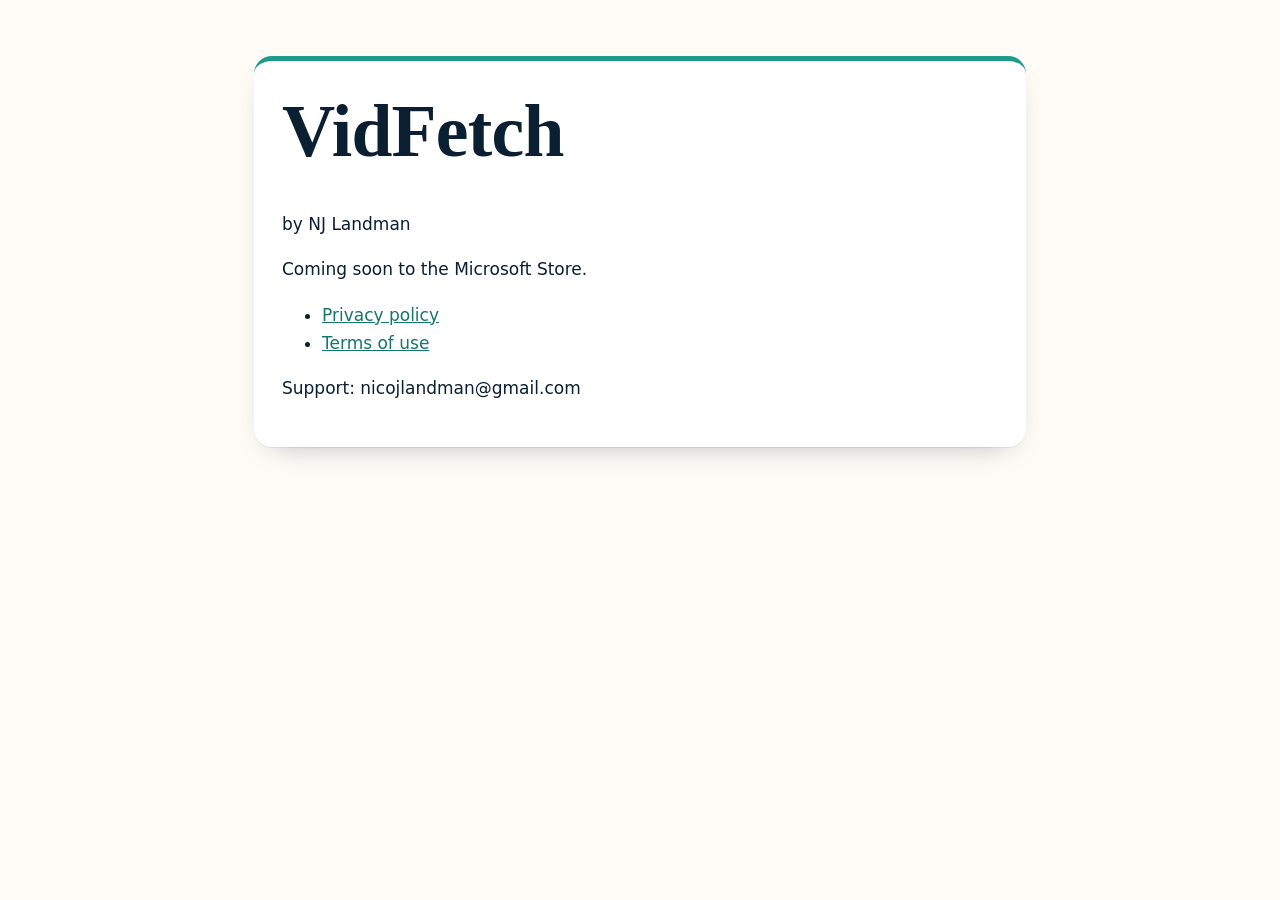
<file: index.html>
<!doctype html><html lang="en-ZA"><head><meta charset="utf-8"><meta name="viewport" content="width=device-width,initial-scale=1"><title>VidFetch | NJ Landman</title><link rel="stylesheet" href="style.css"></head><body><main id="main"><section style="padding:56px 0 72px"><div class="wrap" style="max-width:820px"><div class="card"><h1>VidFetch</h1><p>by NJ Landman</p><p>Coming soon to the Microsoft Store.</p><ul><li><a href="privacy.html">Privacy policy</a></li><li><a href="terms.html">Terms of use</a></li></ul><p>Support: nicojlandman@gmail.com</p></div></div></section></main></body></html>
</file>
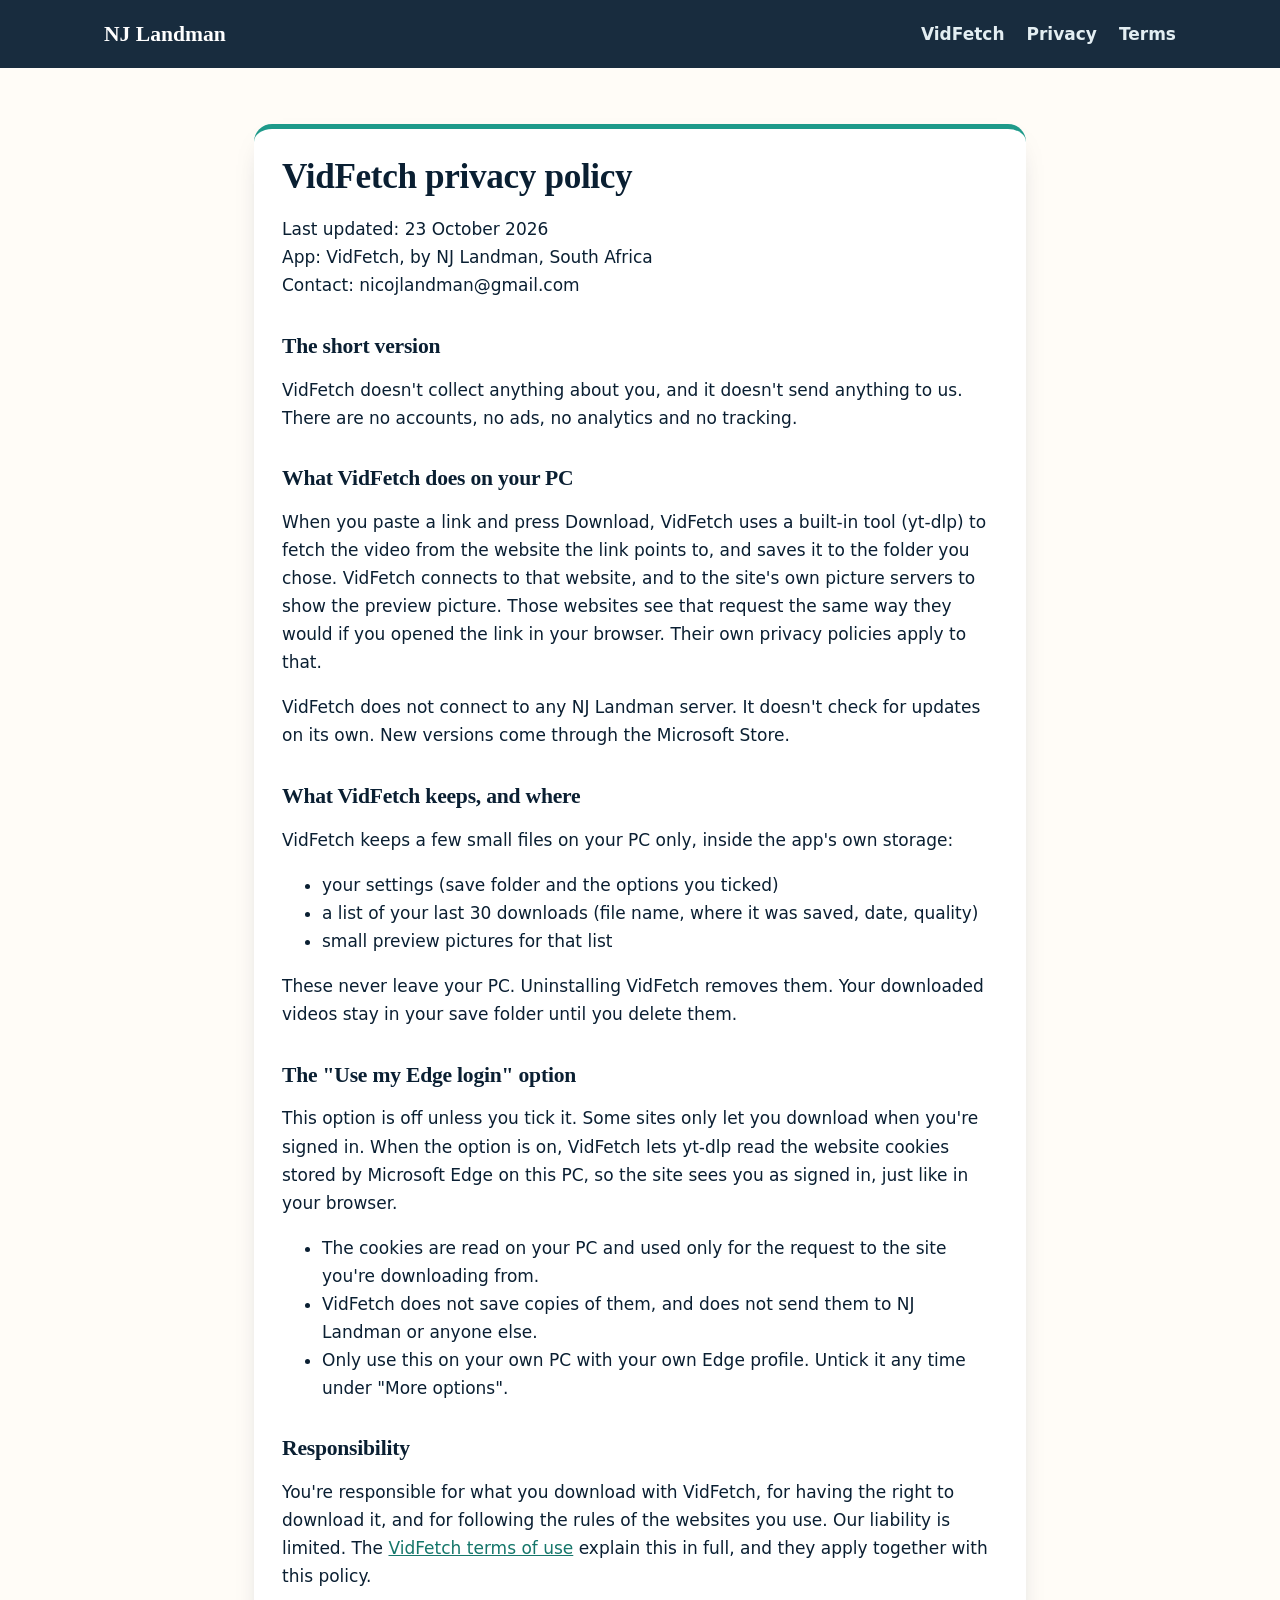
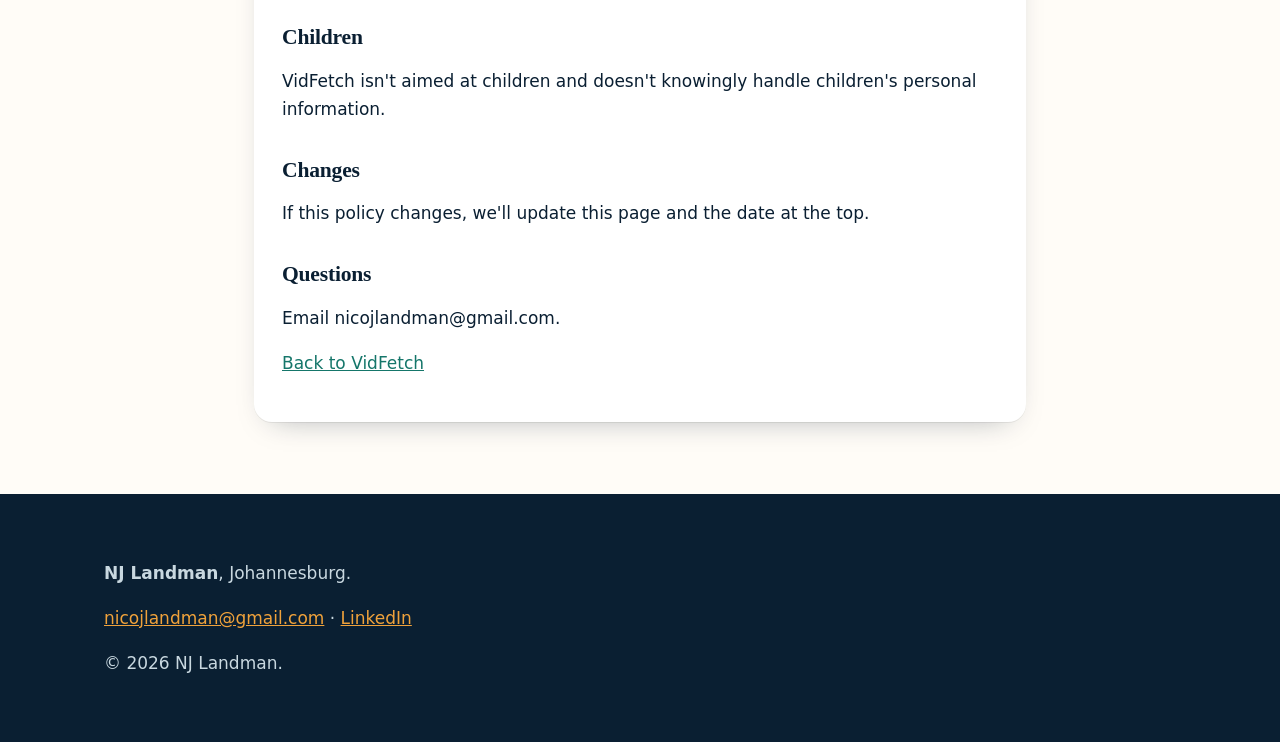
<file: privacy.html>
<!doctype html><html lang="en-ZA"><head><meta charset="utf-8"><meta name="viewport" content="width=device-width,initial-scale=1">
<title>VidFetch privacy policy | NJ Landman</title><meta name="description" content="VidFetch privacy policy">
<link rel="stylesheet" href="style.css"><style>.legal h1{font-size:2.2rem}.legal h2{font-size:1.35rem;margin-top:1.6em}</style></head><body><a class="skip" href="#main">Skip to content</a>
<header class="top"><div class="wrap"><a class="logo" href="index.html">NJ Landman</a><nav aria-label="Main"><button class="menu" aria-expanded="false" aria-controls="nav">Menu</button><ul id="nav"><li><a href="index.html">VidFetch</a></li><li><a href="privacy.html">Privacy</a></li><li><a href="terms.html">Terms</a></li></ul></nav></div></header><main id="main"><section style="padding:56px 0 72px"><div class="wrap" style="max-width:820px"><div class="card legal"><h1>VidFetch privacy policy</h1>
<p>Last updated: 23 October 2026<br />
App: VidFetch, by NJ Landman, South Africa<br />
Contact: nicojlandman@gmail.com</p>
<h2>The short version</h2>
<p>VidFetch doesn't collect anything about you, and it doesn't send anything to us. There are no accounts, no ads, no analytics and no tracking.</p>
<h2>What VidFetch does on your PC</h2>
<p>When you paste a link and press Download, VidFetch uses a built-in tool (yt-dlp) to fetch the video from the website the link points to, and saves it to the folder you chose. VidFetch connects to that website, and to the site's own picture servers to show the preview picture. Those websites see that request the same way they would if you opened the link in your browser. Their own privacy policies apply to that.</p>
<p>VidFetch does not connect to any NJ Landman server. It doesn't check for updates on its own. New versions come through the Microsoft Store.</p>
<h2>What VidFetch keeps, and where</h2>
<p>VidFetch keeps a few small files on your PC only, inside the app's own storage:</p>
<ul>
<li>your settings (save folder and the options you ticked)</li>
<li>a list of your last 30 downloads (file name, where it was saved, date, quality)</li>
<li>small preview pictures for that list</li>
</ul>
<p>These never leave your PC. Uninstalling VidFetch removes them. Your downloaded videos stay in your save folder until you delete them.</p>
<h2>The "Use my Edge login" option</h2>
<p>This option is off unless you tick it. Some sites only let you download when you're signed in. When the option is on, VidFetch lets yt-dlp read the website cookies stored by Microsoft Edge on this PC, so the site sees you as signed in, just like in your browser.</p>
<ul>
<li>The cookies are read on your PC and used only for the request to the site you're downloading from.</li>
<li>VidFetch does not save copies of them, and does not send them to NJ Landman or anyone else.</li>
<li>Only use this on your own PC with your own Edge profile. Untick it any time under "More options".</li>
</ul>
<h2>Responsibility</h2>
<p>You're responsible for what you download with VidFetch, for having the right to download it, and for following the rules of the websites you use. Our liability is limited. The <a href="terms.html">VidFetch terms of use</a> explain this in full, and they apply together with this policy.</p>
<h2>Children</h2>
<p>VidFetch isn't aimed at children and doesn't knowingly handle children's personal information.</p>
<h2>Changes</h2>
<p>If this policy changes, we'll update this page and the date at the top.</p>
<h2>Questions</h2>
<p>Email nicojlandman@gmail.com.</p><p><a href="index.html">Back to VidFetch</a></p></div></div></section></main><footer><div class="wrap"><p><strong>NJ Landman</strong>, Johannesburg.</p><p><a href="mailto:nicojlandman@gmail.com">nicojlandman@gmail.com</a> &middot; <a href="https://www.linkedin.com/in/nicolandman">LinkedIn</a></p><p>&copy; <span data-year>2026</span> NJ Landman.</p></div></footer></body></html>
</file>
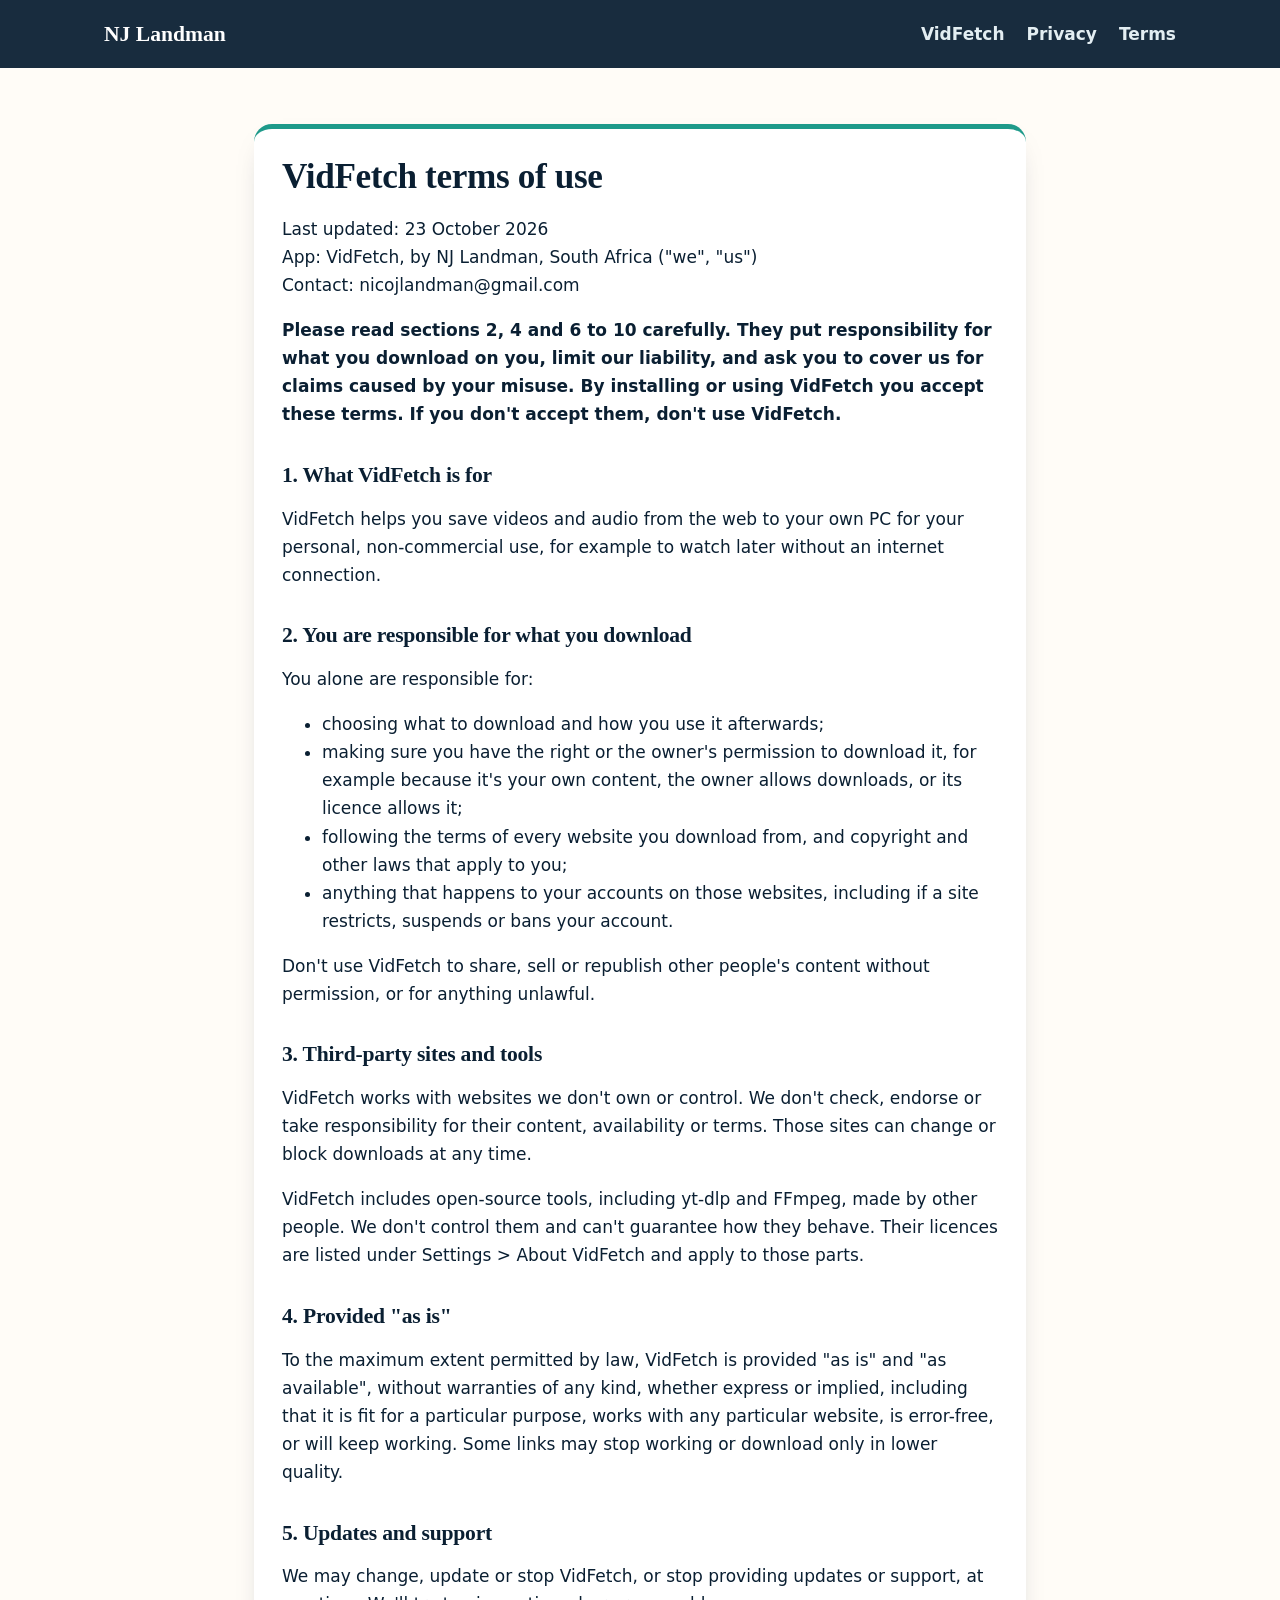
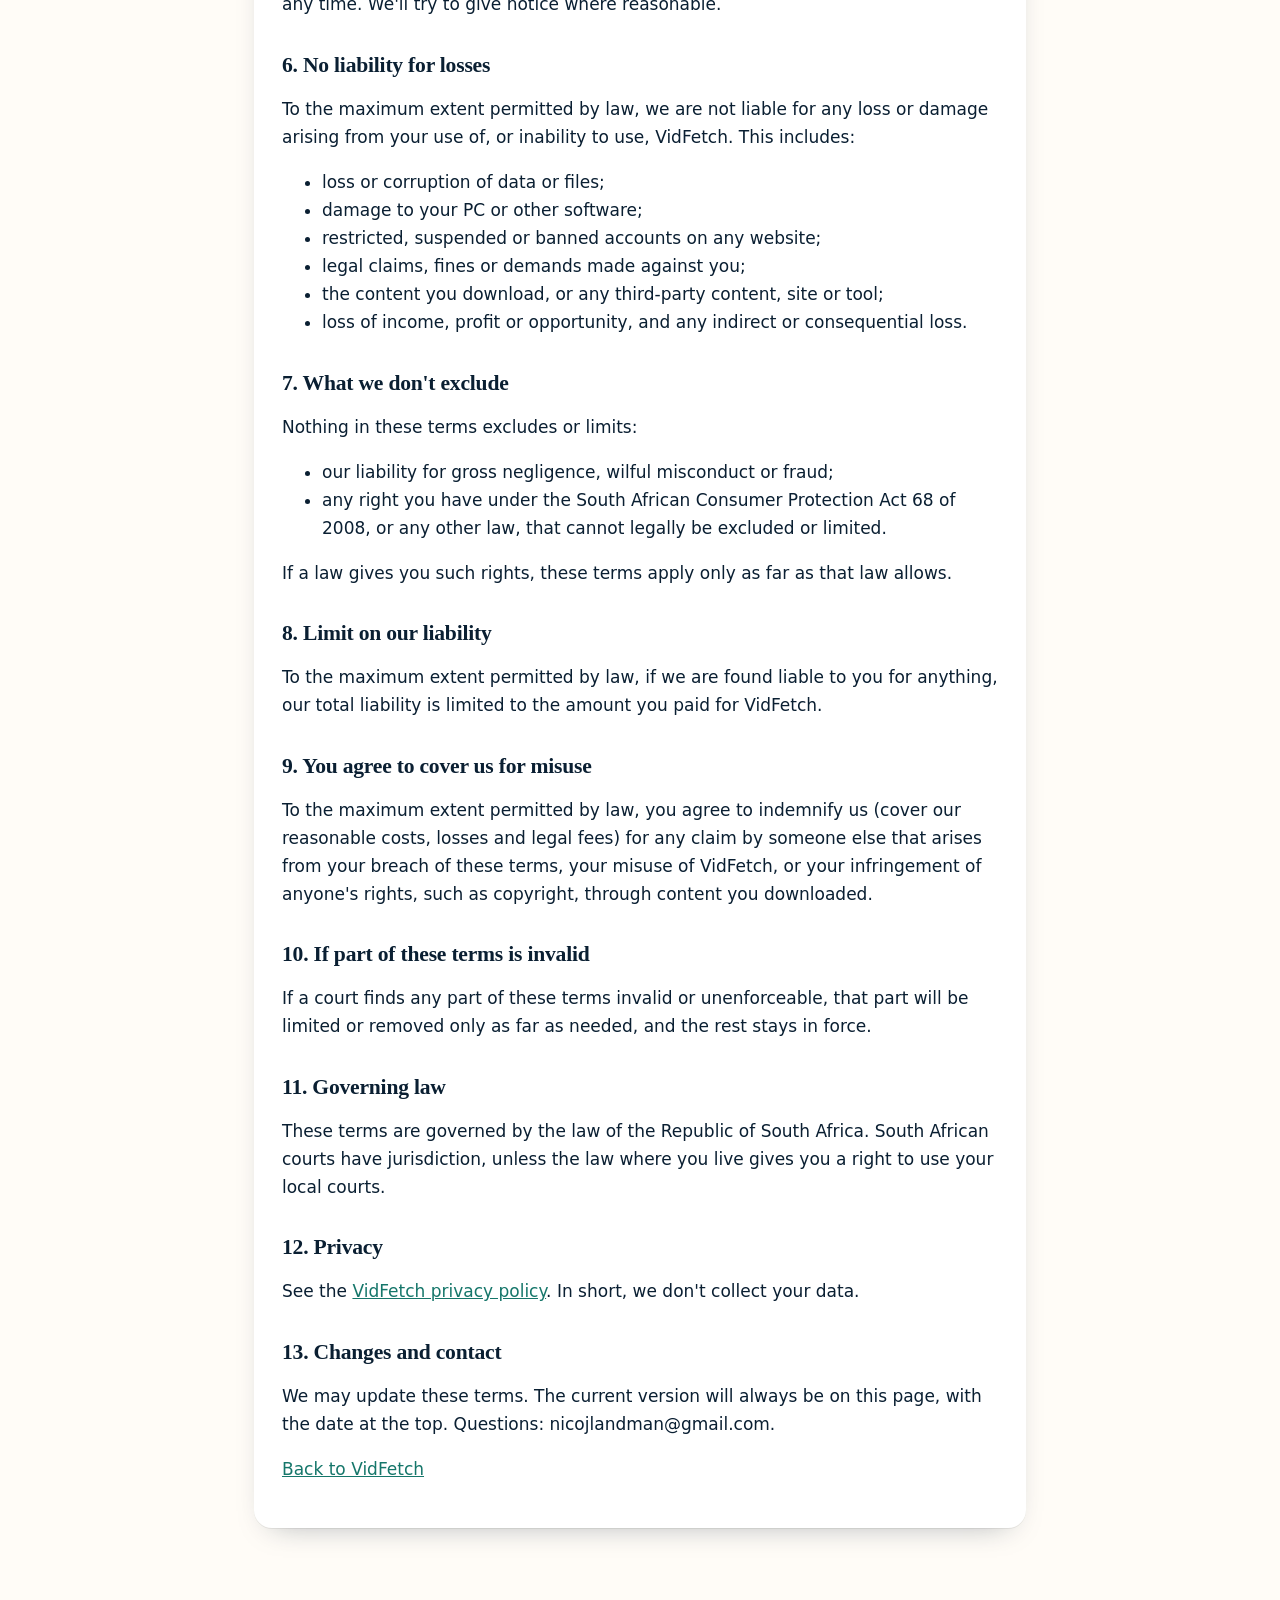
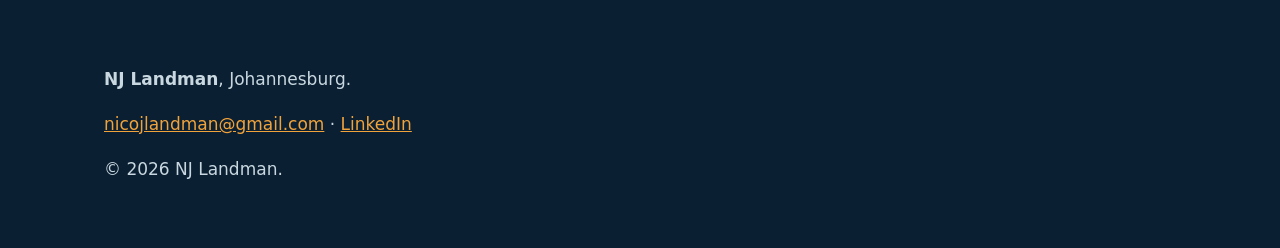
<file: terms.html>
<!doctype html><html lang="en-ZA"><head><meta charset="utf-8"><meta name="viewport" content="width=device-width,initial-scale=1">
<title>VidFetch terms of use | NJ Landman</title><meta name="description" content="VidFetch terms of use">
<link rel="stylesheet" href="style.css"><style>.legal h1{font-size:2.2rem}.legal h2{font-size:1.35rem;margin-top:1.6em}</style></head><body><a class="skip" href="#main">Skip to content</a>
<header class="top"><div class="wrap"><a class="logo" href="index.html">NJ Landman</a><nav aria-label="Main"><button class="menu" aria-expanded="false" aria-controls="nav">Menu</button><ul id="nav"><li><a href="index.html">VidFetch</a></li><li><a href="privacy.html">Privacy</a></li><li><a href="terms.html">Terms</a></li></ul></nav></div></header><main id="main"><section style="padding:56px 0 72px"><div class="wrap" style="max-width:820px"><div class="card legal"><h1>VidFetch terms of use</h1>
<p>Last updated: 23 October 2026<br />
App: VidFetch, by NJ Landman, South Africa ("we", "us")<br />
Contact: nicojlandman@gmail.com</p>
<p><strong>Please read sections 2, 4 and 6 to 10 carefully. They put responsibility for what you download on you, limit our liability, and ask you to cover us for claims caused by your misuse. By installing or using VidFetch you accept these terms. If you don't accept them, don't use VidFetch.</strong></p>
<h2>1. What VidFetch is for</h2>
<p>VidFetch helps you save videos and audio from the web to your own PC for your personal, non-commercial use, for example to watch later without an internet connection.</p>
<h2>2. You are responsible for what you download</h2>
<p>You alone are responsible for:</p>
<ul>
<li>choosing what to download and how you use it afterwards;</li>
<li>making sure you have the right or the owner's permission to download it, for example because it's your own content, the owner allows downloads, or its licence allows it;</li>
<li>following the terms of every website you download from, and copyright and other laws that apply to you;</li>
<li>anything that happens to your accounts on those websites, including if a site restricts, suspends or bans your account.</li>
</ul>
<p>Don't use VidFetch to share, sell or republish other people's content without permission, or for anything unlawful.</p>
<h2>3. Third-party sites and tools</h2>
<p>VidFetch works with websites we don't own or control. We don't check, endorse or take responsibility for their content, availability or terms. Those sites can change or block downloads at any time.</p>
<p>VidFetch includes open-source tools, including yt-dlp and FFmpeg, made by other people. We don't control them and can't guarantee how they behave. Their licences are listed under Settings &gt; About VidFetch and apply to those parts.</p>
<h2>4. Provided "as is"</h2>
<p>To the maximum extent permitted by law, VidFetch is provided "as is" and "as available", without warranties of any kind, whether express or implied, including that it is fit for a particular purpose, works with any particular website, is error-free, or will keep working. Some links may stop working or download only in lower quality.</p>
<h2>5. Updates and support</h2>
<p>We may change, update or stop VidFetch, or stop providing updates or support, at any time. We'll try to give notice where reasonable.</p>
<h2>6. No liability for losses</h2>
<p>To the maximum extent permitted by law, we are not liable for any loss or damage arising from your use of, or inability to use, VidFetch. This includes:</p>
<ul>
<li>loss or corruption of data or files;</li>
<li>damage to your PC or other software;</li>
<li>restricted, suspended or banned accounts on any website;</li>
<li>legal claims, fines or demands made against you;</li>
<li>the content you download, or any third-party content, site or tool;</li>
<li>loss of income, profit or opportunity, and any indirect or consequential loss.</li>
</ul>
<h2>7. What we don't exclude</h2>
<p>Nothing in these terms excludes or limits:</p>
<ul>
<li>our liability for gross negligence, wilful misconduct or fraud;</li>
<li>any right you have under the South African Consumer Protection Act 68 of 2008, or any other law, that cannot legally be excluded or limited.</li>
</ul>
<p>If a law gives you such rights, these terms apply only as far as that law allows.</p>
<h2>8. Limit on our liability</h2>
<p>To the maximum extent permitted by law, if we are found liable to you for anything, our total liability is limited to the amount you paid for VidFetch.</p>
<h2>9. You agree to cover us for misuse</h2>
<p>To the maximum extent permitted by law, you agree to indemnify us (cover our reasonable costs, losses and legal fees) for any claim by someone else that arises from your breach of these terms, your misuse of VidFetch, or your infringement of anyone's rights, such as copyright, through content you downloaded.</p>
<h2>10. If part of these terms is invalid</h2>
<p>If a court finds any part of these terms invalid or unenforceable, that part will be limited or removed only as far as needed, and the rest stays in force.</p>
<h2>11. Governing law</h2>
<p>These terms are governed by the law of the Republic of South Africa. South African courts have jurisdiction, unless the law where you live gives you a right to use your local courts.</p>
<h2>12. Privacy</h2>
<p>See the <a href="privacy.html">VidFetch privacy policy</a>. In short, we don't collect your data.</p>
<h2>13. Changes and contact</h2>
<p>We may update these terms. The current version will always be on this page, with the date at the top. Questions: nicojlandman@gmail.com.</p><p><a href="index.html">Back to VidFetch</a></p></div></div></section></main><footer><div class="wrap"><p><strong>NJ Landman</strong>, Johannesburg.</p><p><a href="mailto:nicojlandman@gmail.com">nicojlandman@gmail.com</a> &middot; <a href="https://www.linkedin.com/in/nicolandman">LinkedIn</a></p><p>&copy; <span data-year>2026</span> NJ Landman.</p></div></footer></body></html>
</file>
<file: style.css>
:root{--ink:#0A1F32;--navy:#123A5A;--teal:#1E9A8A;--teal-d:#15766A;--sun:#F0A23B;--sand:#F6EFE3;--paper:#FFFCF7;--muted:#4A5A68;--r:18px}
*{box-sizing:border-box}html{scroll-behavior:smooth}
body{margin:0;font:17px/1.65 "Inter","Segoe UI",system-ui,-apple-system,sans-serif;color:var(--ink);background:var(--paper)}
h1,h2,h3{font-family:"Fraunces","Georgia","Cambria",serif;line-height:1.15;margin:0 0 .5em;letter-spacing:-.01em}
h1{font-size:clamp(2.4rem,6vw,4.6rem)}h2{font-size:clamp(1.8rem,3.6vw,2.7rem)}h3{font-size:1.4rem}
a{color:var(--teal-d)}a:focus-visible,button:focus-visible{outline:3px solid var(--sun);outline-offset:3px}
.wrap{max-width:1120px;margin:0 auto;padding:0 24px}
.skip{position:absolute;left:-999px}.skip:focus{left:12px;top:12px;background:#fff;padding:8px;z-index:9}
header.top{position:sticky;top:0;z-index:5;background:rgba(10,31,50,.94);backdrop-filter:blur(8px)}
header.top .wrap{display:flex;align-items:center;justify-content:space-between;height:68px}
.logo{color:#fff;text-decoration:none;font:700 1.35rem "Fraunces",Georgia,serif}.logo span{color:var(--sun)}
nav ul{display:flex;gap:22px;list-style:none;margin:0;padding:0}nav a{color:#E3EEF2;text-decoration:none;font-weight:600}
nav a:hover,nav a[aria-current]{color:var(--sun)}
.menu{display:none;background:none;border:2px solid #E3EEF2;color:#fff;border-radius:10px;padding:6px 12px;font-weight:700}
.hero{background:radial-gradient(1200px 500px at 85% -10%,#1E9A8A55,transparent),linear-gradient(160deg,var(--ink),var(--navy));color:#fff;padding:96px 0 120px;position:relative;overflow:hidden}
.hero p.lead{font-size:1.25rem;max-width:640px;color:#D7ECEE}
.hero .ring{position:absolute;right:-120px;top:40px;width:460px;height:460px;border-radius:50%;border:56px solid var(--sun);opacity:.16;animation:spin 40s linear infinite}
.kicker{display:inline-block;font-weight:700;letter-spacing:.12em;text-transform:uppercase;font-size:.78rem;color:var(--sun);margin-bottom:14px}
.btn{display:inline-block;padding:13px 22px;border-radius:999px;font-weight:700;text-decoration:none;transition:transform .2s}
.btn:hover{transform:translateY(-2px)}.btn.sun{background:var(--sun);color:var(--ink)}.btn.line{border:2px solid #fff;color:#fff;margin-left:10px}
section{padding:84px 0}.sand{background:var(--sand)}
.grid{display:grid;gap:24px;grid-template-columns:repeat(auto-fit,minmax(240px,1fr))}
.card{background:#fff;border-radius:var(--r);padding:28px;box-shadow:0 1px 0 #0001,0 12px 30px -18px #0A1F3266;border-top:5px solid var(--teal)}
.card.sun{border-top-color:var(--sun)}.card.navy{border-top-color:var(--navy)}
.card img.icon{width:64px;height:64px;border-radius:14px}
.facts{list-style:none;padding:0;margin:0}.facts li{padding:14px 0;border-bottom:1px solid #0A1F3222}
.facts strong{display:block;font-family:Fraunces,Georgia,serif;font-size:1.15rem}
.ph{background:#FFF3DA;border:2px dashed var(--sun);color:#6B4300;padding:2px 8px;border-radius:6px;font-weight:600;font-size:.95em}
.split{display:grid;grid-template-columns:1.1fr .9fr;gap:48px;align-items:center}
.prod{padding:72px 0;border-bottom:1px solid #0A1F3215}.prod:nth-child(even){background:var(--sand)}
.prod figure{margin:0}.prod img.shot,.prod video{width:100%;border-radius:var(--r);box-shadow:0 20px 40px -20px #0A1F3288;background:#fff}
.tag{display:inline-block;background:#E2F3F0;color:#0E5A50;font-weight:700;font-size:.8rem;padding:4px 10px;border-radius:999px;margin:0 6px 6px 0}
.mascot{max-width:300px;filter:drop-shadow(0 18px 24px #0A1F3240);animation:bob 5s ease-in-out infinite}
footer{background:var(--ink);color:#C9D8E0;padding:48px 0}footer a{color:var(--sun)}
.contact{background:linear-gradient(140deg,var(--teal-d),var(--navy));color:#fff;border-radius:28px;padding:48px}
.contact p{color:#E8F4F2;max-width:620px}
.reveal{opacity:0;transform:translateY(18px);transition:opacity .6s,transform .6s}.reveal.in{opacity:1;transform:none}
@keyframes spin{to{transform:rotate(360deg)}}@keyframes bob{50%{transform:translateY(-10px)}}
@media (prefers-reduced-motion:reduce){*{animation:none!important;transition:none!important}.reveal{opacity:1;transform:none}}
@media (max-width:820px){.split{grid-template-columns:1fr}.menu{display:block}nav ul{display:none;position:absolute;top:68px;left:0;right:0;flex-direction:column;background:var(--ink);padding:16px 24px}nav ul.open{display:flex}.hero{padding:64px 0 80px}.btn.line{margin:12px 0 0}section{padding:60px 0}.contact{padding:30px}}

.exp{color:var(--ink);opacity:.85}
.creds{padding-top:20px}.chips{list-style:none;padding:0;display:grid;grid-template-columns:repeat(auto-fit,minmax(200px,1fr));gap:14px}
.chips li{border:1px solid rgba(0,0,0,.1);border-left:4px solid var(--teal-d);border-radius:14px;padding:14px 16px;font-size:.92rem;background:#fff}
.chips strong{display:block;font-size:1rem;margin-bottom:4px}
details{margin-top:18px}summary{cursor:pointer;font-weight:600;color:var(--teal-d)}.full{margin-top:10px;line-height:1.8}
</file>
